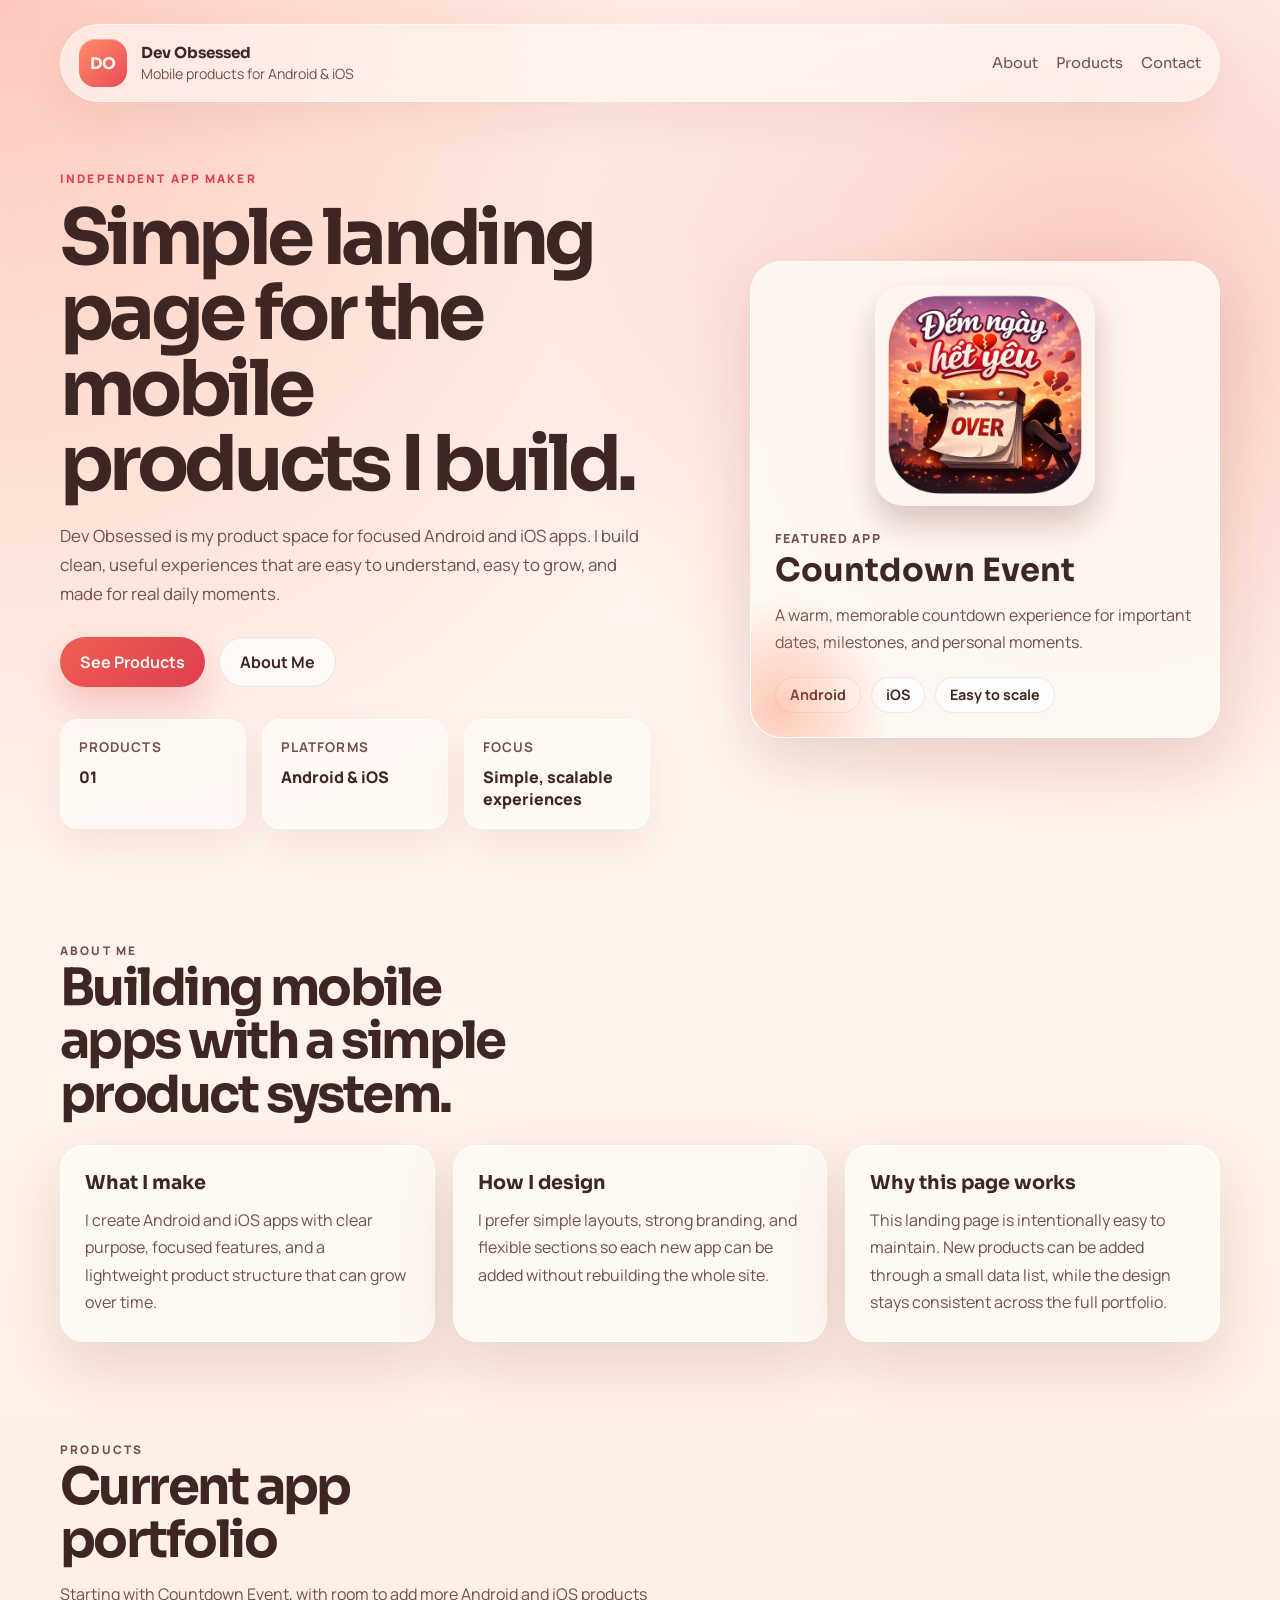
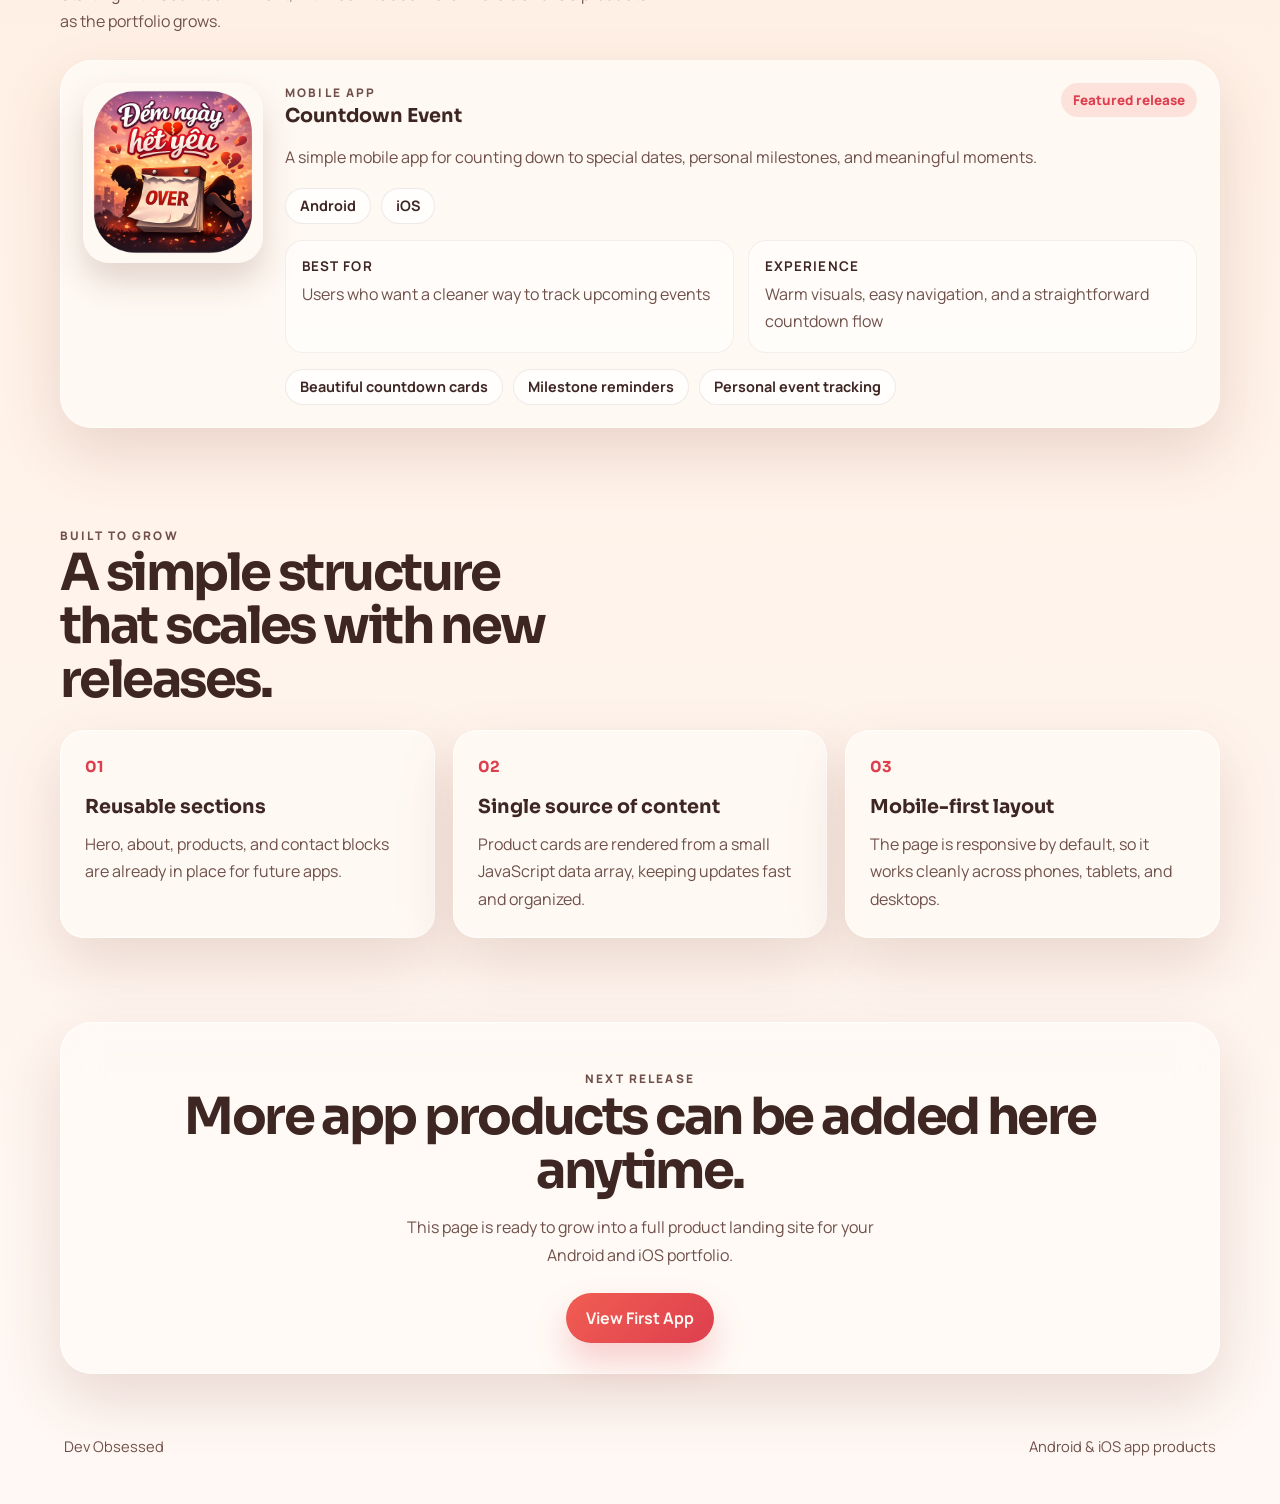
<file: index.html>
<!DOCTYPE html>
<html lang="en">
  <head>
    <meta charset="UTF-8" />
    <meta name="viewport" content="width=device-width, initial-scale=1.0" />
    <title>Dev Obsessed | Android & iOS Apps</title>
    <meta
      name="description"
      content="Dev Obsessed is a simple landing page for Android and iOS app products, featuring Countdown Event as the first mobile app."
    />
    <link rel="preconnect" href="https://fonts.googleapis.com" />
    <link rel="preconnect" href="https://fonts.gstatic.com" crossorigin />
    <link
      href="https://fonts.googleapis.com/css2?family=Manrope:wght@400;500;600;700;800&family=Sora:wght@500;600;700&display=swap"
      rel="stylesheet"
    />
    <link rel="icon" href="assets/logo2.png" type="image/png" />
    <link rel="stylesheet" href="styles.css" />
  </head>
  <body>
    <div class="page-shell">
      <header class="site-header">
        <a class="brand" href="#top" aria-label="Dev Obsessed home">
          <span class="brand-mark">DO</span>
          <span class="brand-copy">
            <strong>Dev Obsessed</strong>
            <span>Mobile products for Android & iOS</span>
          </span>
        </a>

        <nav class="site-nav" aria-label="Primary">
          <a href="#about">About</a>
          <a href="#products">Products</a>
          <a href="#contact">Contact</a>
        </nav>
      </header>

      <main id="top">
        <section class="hero">
          <div class="hero-copy">
            <p class="eyebrow">Independent app maker</p>
            <h1>Simple landing page for the mobile products I build.</h1>
            <p class="hero-text">
              Dev Obsessed is my product space for focused Android and iOS apps.
              I build clean, useful experiences that are easy to understand, easy
              to grow, and made for real daily moments.
            </p>

            <div class="hero-actions">
              <a class="button button-primary" href="#products">See Products</a>
              <a class="button button-secondary" href="#about">About Me</a>
            </div>

            <dl class="hero-stats" aria-label="Quick overview">
              <div>
                <dt>Products</dt>
                <dd id="product-count">01</dd>
              </div>
              <div>
                <dt>Platforms</dt>
                <dd>Android & iOS</dd>
              </div>
              <div>
                <dt>Focus</dt>
                <dd>Simple, scalable experiences</dd>
              </div>
            </dl>
          </div>

          <div class="hero-visual">
            <div class="showcase-card">
              <div class="showcase-glow" aria-hidden="true"></div>
              <img
                class="showcase-icon"
                src="assets/logo2.png"
                alt="Countdown Event application icon"
              />

              <div class="showcase-copy">
                <p class="showcase-label">Featured app</p>
                <h2>Countdown Event</h2>
                <p>
                  A warm, memorable countdown experience for important dates,
                  milestones, and personal moments.
                </p>
              </div>

              <div class="showcase-platforms" aria-label="Platforms">
                <span>Android</span>
                <span>iOS</span>
                <span>Easy to scale</span>
              </div>
            </div>
          </div>
        </section>

        <section class="about-section" id="about">
          <div class="section-heading">
            <p class="eyebrow">About me</p>
            <h2>Building mobile apps with a simple product system.</h2>
          </div>

          <div class="about-grid">
            <div class="about-card">
              <h3>What I make</h3>
              <p>
                I create Android and iOS apps with clear purpose, focused
                features, and a lightweight product structure that can grow over
                time.
              </p>
            </div>

            <div class="about-card">
              <h3>How I design</h3>
              <p>
                I prefer simple layouts, strong branding, and flexible sections
                so each new app can be added without rebuilding the whole site.
              </p>
            </div>

            <div class="about-card">
              <h3>Why this page works</h3>
              <p>
                This landing page is intentionally easy to maintain. New products
                can be added through a small data list, while the design stays
                consistent across the full portfolio.
              </p>
            </div>
          </div>
        </section>

        <section class="products-section" id="products">
          <div class="section-heading">
            <p class="eyebrow">Products</p>
            <h2>Current app portfolio</h2>
            <p>
              Starting with Countdown Event, with room to add more Android and
              iOS products as the portfolio grows.
            </p>
          </div>

          <div class="product-grid" data-product-grid></div>
          <noscript>
            <p class="noscript-copy">
              Countdown Event is the first Android and iOS app in this
              portfolio. Enable JavaScript to load the full product list
              automatically as more apps are added.
            </p>
          </noscript>
        </section>

        <section class="system-section">
          <div class="section-heading">
            <p class="eyebrow">Built to grow</p>
            <h2>A simple structure that scales with new releases.</h2>
          </div>

          <div class="system-grid">
            <article class="system-card">
              <span>01</span>
              <h3>Reusable sections</h3>
              <p>
                Hero, about, products, and contact blocks are already in place
                for future apps.
              </p>
            </article>

            <article class="system-card">
              <span>02</span>
              <h3>Single source of content</h3>
              <p>
                Product cards are rendered from a small JavaScript data array,
                keeping updates fast and organized.
              </p>
            </article>

            <article class="system-card">
              <span>03</span>
              <h3>Mobile-first layout</h3>
              <p>
                The page is responsive by default, so it works cleanly across
                phones, tablets, and desktops.
              </p>
            </article>
          </div>
        </section>

        <section class="contact-section" id="contact">
          <div class="contact-panel">
            <p class="eyebrow">Next release</p>
            <h2>More app products can be added here anytime.</h2>
            <p>
              This page is ready to grow into a full product landing site for
              your Android and iOS portfolio.
            </p>
            <a class="button button-primary" href="#products">View First App</a>
          </div>
        </section>
      </main>

      <footer class="site-footer">
        <p>Dev Obsessed</p>
        <p>Android & iOS app products</p>
      </footer>
    </div>

    <script src="site.js"></script>
  </body>
</html>
</file>
<file: styles.css>
:root {
  --bg: #fff6ef;
  --bg-strong: #ffe3d6;
  --surface: rgba(255, 250, 246, 0.82);
  --surface-strong: #fffaf6;
  --line: rgba(85, 46, 37, 0.12);
  --text: #3e2623;
  --muted: #70504a;
  --accent: #f15d52;
  --accent-strong: #dd3f4e;
  --accent-soft: #ffd7cc;
  --shadow: 0 24px 60px rgba(116, 54, 39, 0.16);
  --radius-xl: 32px;
  --radius-lg: 24px;
  --radius-md: 18px;
  --container: 1160px;
}

* {
  box-sizing: border-box;
}

html {
  scroll-behavior: smooth;
}

body {
  margin: 0;
  overflow-x: hidden;
  font-family: "Manrope", sans-serif;
  color: var(--text);
  background:
    radial-gradient(circle at top left, rgba(252, 164, 143, 0.55), transparent 26%),
    radial-gradient(circle at 85% 10%, rgba(244, 103, 89, 0.32), transparent 18%),
    linear-gradient(180deg, #fff7f2 0%, #fff0e5 52%, #fff8f4 100%);
  min-height: 100vh;
}

body::before {
  content: "";
  position: fixed;
  inset: 0;
  pointer-events: none;
  background-image:
    linear-gradient(rgba(255, 255, 255, 0.28) 1px, transparent 1px),
    linear-gradient(90deg, rgba(255, 255, 255, 0.28) 1px, transparent 1px);
  background-size: 44px 44px;
  mask-image: linear-gradient(180deg, rgba(0, 0, 0, 0.5), transparent 82%);
  opacity: 0.45;
}

.page-shell {
  width: min(calc(100% - 32px), var(--container));
  margin: 0 auto;
  padding: 24px 0 48px;
  position: relative;
}

.site-header,
.site-footer,
.hero,
.about-section,
.products-section,
.system-section,
.contact-panel {
  position: relative;
  z-index: 1;
}

.site-header {
  display: flex;
  align-items: center;
  justify-content: space-between;
  gap: 24px;
  padding: 14px 18px;
  margin-bottom: 36px;
  border: 1px solid rgba(255, 255, 255, 0.5);
  background: rgba(255, 248, 243, 0.65);
  backdrop-filter: blur(18px);
  border-radius: 999px;
  box-shadow: 0 18px 40px rgba(137, 67, 48, 0.08);
}

.brand {
  display: inline-flex;
  align-items: center;
  gap: 14px;
  text-decoration: none;
  color: inherit;
}

.brand-mark {
  display: inline-grid;
  place-items: center;
  width: 48px;
  height: 48px;
  border-radius: 16px;
  background: linear-gradient(135deg, #ff8e66 0%, #e94a59 100%);
  color: #fff8f3;
  font-family: "Sora", sans-serif;
  font-weight: 700;
  letter-spacing: -0.04em;
  box-shadow: inset 0 1px 0 rgba(255, 255, 255, 0.35);
}

.brand-copy {
  display: flex;
  flex-direction: column;
  gap: 2px;
}

.brand-copy strong,
.site-nav a,
.hero h1,
.section-heading h2,
.showcase-copy h2,
.product-copy h3,
.system-card h3,
.about-card h3,
.contact-panel h2 {
  font-family: "Sora", sans-serif;
}

.brand-copy strong {
  font-size: 0.95rem;
}

.brand-copy span {
  color: var(--muted);
  font-size: 0.88rem;
}

.site-nav {
  display: inline-flex;
  align-items: center;
  gap: 18px;
}

.site-nav a {
  color: var(--muted);
  text-decoration: none;
  font-size: 0.92rem;
  transition: color 180ms ease;
}

.site-nav a:hover,
.site-nav a:focus-visible {
  color: var(--accent-strong);
}

.hero {
  display: grid;
  grid-template-columns: minmax(0, 1.05fr) minmax(320px, 0.95fr);
  gap: 36px;
  align-items: center;
  padding: 32px 0 56px;
}

.eyebrow {
  margin: 0 0 14px;
  color: var(--accent-strong);
  text-transform: uppercase;
  letter-spacing: 0.18em;
  font-size: 0.74rem;
  font-weight: 800;
}

.hero h1 {
  margin: 0;
  font-size: clamp(2.8rem, 6vw, 5.4rem);
  line-height: 0.98;
  letter-spacing: -0.06em;
  max-width: 11ch;
}

.hero-text,
.section-heading p,
.about-card p,
.product-copy p,
.product-meta p,
.system-card p,
.contact-panel p,
.showcase-copy p {
  color: var(--muted);
  line-height: 1.72;
}

.hero-text {
  max-width: 62ch;
  margin: 20px 0 0;
  font-size: 1.05rem;
}

.hero-actions {
  display: flex;
  flex-wrap: wrap;
  gap: 14px;
  margin-top: 28px;
}

.button {
  display: inline-flex;
  align-items: center;
  justify-content: center;
  min-height: 50px;
  padding: 0 20px;
  border-radius: 999px;
  text-decoration: none;
  font-weight: 700;
  transition:
    transform 180ms ease,
    box-shadow 180ms ease,
    background-color 180ms ease;
}

.button:hover {
  transform: translateY(-2px);
}

.button-primary {
  color: #fff8f3;
  background: linear-gradient(135deg, var(--accent) 0%, var(--accent-strong) 100%);
  box-shadow: 0 18px 34px rgba(221, 63, 78, 0.24);
}

.button-secondary {
  color: var(--text);
  background: rgba(255, 255, 255, 0.72);
  border: 1px solid rgba(110, 77, 66, 0.12);
}

.hero-stats {
  display: grid;
  grid-template-columns: repeat(3, minmax(0, 1fr));
  gap: 16px;
  margin: 32px 0 0;
}

.hero-stats div {
  padding: 18px;
  border-radius: var(--radius-md);
  background: rgba(255, 250, 246, 0.84);
  border: 1px solid rgba(255, 255, 255, 0.55);
  box-shadow: 0 18px 40px rgba(125, 66, 51, 0.08);
}

.hero-stats dt {
  margin-bottom: 10px;
  color: var(--muted);
  font-size: 0.84rem;
  text-transform: uppercase;
  letter-spacing: 0.08em;
  font-weight: 700;
}

.hero-stats dd {
  margin: 0;
  font-size: 1rem;
  font-weight: 800;
}

.hero-visual {
  display: flex;
  justify-content: flex-end;
}

.showcase-card,
.about-card,
.product-card,
.system-card,
.contact-panel {
  border: 1px solid rgba(255, 255, 255, 0.62);
  background: var(--surface);
  backdrop-filter: blur(18px);
  box-shadow: var(--shadow);
}

.showcase-card {
  position: relative;
  overflow: hidden;
  width: min(100%, 470px);
  padding: 24px;
  border-radius: var(--radius-xl);
  animation: float-card 8s ease-in-out infinite;
}

.showcase-glow {
  position: absolute;
  inset: auto auto -80px -80px;
  width: 220px;
  height: 220px;
  border-radius: 50%;
  background: radial-gradient(circle, rgba(255, 133, 96, 0.42), transparent 70%);
}

.showcase-icon {
  width: 100%;
  max-width: 220px;
  aspect-ratio: 1;
  display: block;
  object-fit: cover;
  margin: 0 auto 22px;
  border-radius: 28px;
  box-shadow: 0 18px 32px rgba(97, 42, 30, 0.24);
}

.showcase-copy h2 {
  margin: 0;
  font-size: 2rem;
}

.showcase-copy p {
  margin: 12px 0 0;
}

.showcase-label {
  margin: 0 0 8px;
  color: var(--accent-strong);
  font-weight: 800;
  text-transform: uppercase;
  letter-spacing: 0.1em;
  font-size: 0.78rem;
}

.showcase-platforms,
.product-platforms,
.product-highlights {
  display: flex;
  flex-wrap: wrap;
  gap: 10px;
}

.showcase-platforms {
  margin-top: 20px;
}

.showcase-platforms span,
.product-platforms span,
.product-highlights li {
  display: inline-flex;
  align-items: center;
  min-height: 36px;
  padding: 0 14px;
  border-radius: 999px;
  background: rgba(255, 255, 255, 0.72);
  color: var(--text);
  border: 1px solid rgba(102, 61, 51, 0.1);
  font-size: 0.9rem;
  font-weight: 700;
}

.about-section,
.products-section,
.system-section,
.contact-section {
  padding: 42px 0;
}

.section-heading {
  margin-bottom: 24px;
}

.section-heading h2 {
  margin: 0;
  font-size: clamp(2rem, 4vw, 3.3rem);
  line-height: 1.04;
  letter-spacing: -0.05em;
  max-width: 13ch;
}

.section-heading p {
  max-width: 60ch;
  margin: 14px 0 0;
}

.about-grid,
.system-grid {
  display: grid;
  grid-template-columns: repeat(3, minmax(0, 1fr));
  gap: 18px;
}

.about-card,
.system-card {
  padding: 24px;
  border-radius: var(--radius-lg);
}

.about-card h3,
.system-card h3,
.product-copy h3 {
  margin: 0;
  font-size: 1.2rem;
}

.about-card p,
.system-card p {
  margin: 12px 0 0;
}

.product-grid {
  display: grid;
  grid-template-columns: repeat(auto-fit, minmax(320px, 1fr));
  gap: 22px;
}

.noscript-copy {
  margin: 18px 0 0;
  color: var(--muted);
}

.product-card {
  display: grid;
  grid-template-columns: minmax(120px, 180px) minmax(0, 1fr);
  gap: 22px;
  padding: 22px;
  border-radius: var(--radius-xl);
}

.product-card img {
  width: 100%;
  aspect-ratio: 1;
  object-fit: cover;
  border-radius: 26px;
  box-shadow: 0 18px 34px rgba(97, 42, 30, 0.18);
}

.product-copy {
  display: flex;
  flex-direction: column;
  gap: 16px;
}

.product-copy header {
  display: flex;
  flex-wrap: wrap;
  justify-content: space-between;
  gap: 12px;
  align-items: flex-start;
}

.product-copy p,
.product-meta p {
  margin: 0;
}

.product-status {
  display: inline-flex;
  align-items: center;
  min-height: 34px;
  padding: 0 12px;
  border-radius: 999px;
  background: rgba(241, 93, 82, 0.14);
  color: var(--accent-strong);
  font-size: 0.84rem;
  font-weight: 800;
}

.product-meta {
  display: grid;
  grid-template-columns: repeat(2, minmax(0, 1fr));
  gap: 14px;
}

.product-meta div {
  padding: 16px;
  border-radius: var(--radius-md);
  background: rgba(255, 255, 255, 0.62);
  border: 1px solid rgba(105, 67, 56, 0.08);
}

.product-meta strong {
  display: block;
  margin-bottom: 6px;
  font-size: 0.84rem;
  text-transform: uppercase;
  letter-spacing: 0.08em;
}

.product-highlights {
  list-style: none;
  padding: 0;
  margin: 0;
}

.system-card span {
  display: inline-flex;
  margin-bottom: 18px;
  color: var(--accent-strong);
  font-family: "Sora", sans-serif;
  font-size: 0.95rem;
  font-weight: 700;
}

.contact-panel {
  padding: 30px;
  border-radius: var(--radius-xl);
  text-align: center;
}

.contact-panel .eyebrow {
  justify-self: center;
}

.contact-panel h2 {
  margin: 0;
  font-size: clamp(2rem, 4vw, 3.2rem);
  line-height: 1.06;
  letter-spacing: -0.05em;
}

.contact-panel p {
  max-width: 52ch;
  margin: 16px auto 0;
}

.contact-panel .button {
  margin-top: 24px;
}

.site-footer {
  display: flex;
  justify-content: space-between;
  gap: 12px;
  padding: 20px 4px 0;
  color: var(--muted);
  font-size: 0.92rem;
}

.site-footer p {
  margin: 0;
}

.site-header {
  animation: rise-in 700ms ease-out both;
}

.hero-copy {
  animation: rise-in 780ms ease-out both;
}

.hero-visual {
  animation: rise-in 920ms ease-out both;
}

.about-card,
.product-card,
.system-card,
.contact-panel {
  animation: rise-in 820ms ease-out both;
}

.about-card:nth-child(2),
.system-card:nth-child(2) {
  animation-delay: 120ms;
}

.about-card:nth-child(3),
.system-card:nth-child(3) {
  animation-delay: 220ms;
}

@keyframes rise-in {
  from {
    opacity: 0;
    transform: translateY(24px);
  }

  to {
    opacity: 1;
    transform: translateY(0);
  }
}

@keyframes float-card {
  0%,
  100% {
    transform: translateY(0);
  }

  50% {
    transform: translateY(-8px);
  }
}

@media (max-width: 980px) {
  .site-header {
    flex-direction: column;
    align-items: flex-start;
    border-radius: 28px;
  }

  .site-nav {
    flex-wrap: wrap;
  }

  .hero {
    grid-template-columns: 1fr;
  }

  .hero-visual {
    justify-content: flex-start;
  }

  .about-grid,
  .system-grid {
    grid-template-columns: 1fr;
  }

  .section-heading h2,
  .hero h1 {
    max-width: none;
  }
}

@media (max-width: 720px) {
  .page-shell {
    width: min(calc(100% - 20px), var(--container));
    padding-top: 14px;
  }

  .site-header {
    padding: 16px;
  }

  .hero {
    gap: 24px;
    padding-top: 16px;
  }

  .hero-stats,
  .product-meta {
    grid-template-columns: 1fr;
  }

  .product-card {
    grid-template-columns: 1fr;
  }

  .product-card img {
    max-width: 180px;
  }

  .site-footer {
    flex-direction: column;
  }
}

@media (prefers-reduced-motion: reduce) {
  html {
    scroll-behavior: auto;
  }

  *,
  *::before,
  *::after {
    animation: none !important;
    transition: none !important;
  }
}
</file>
